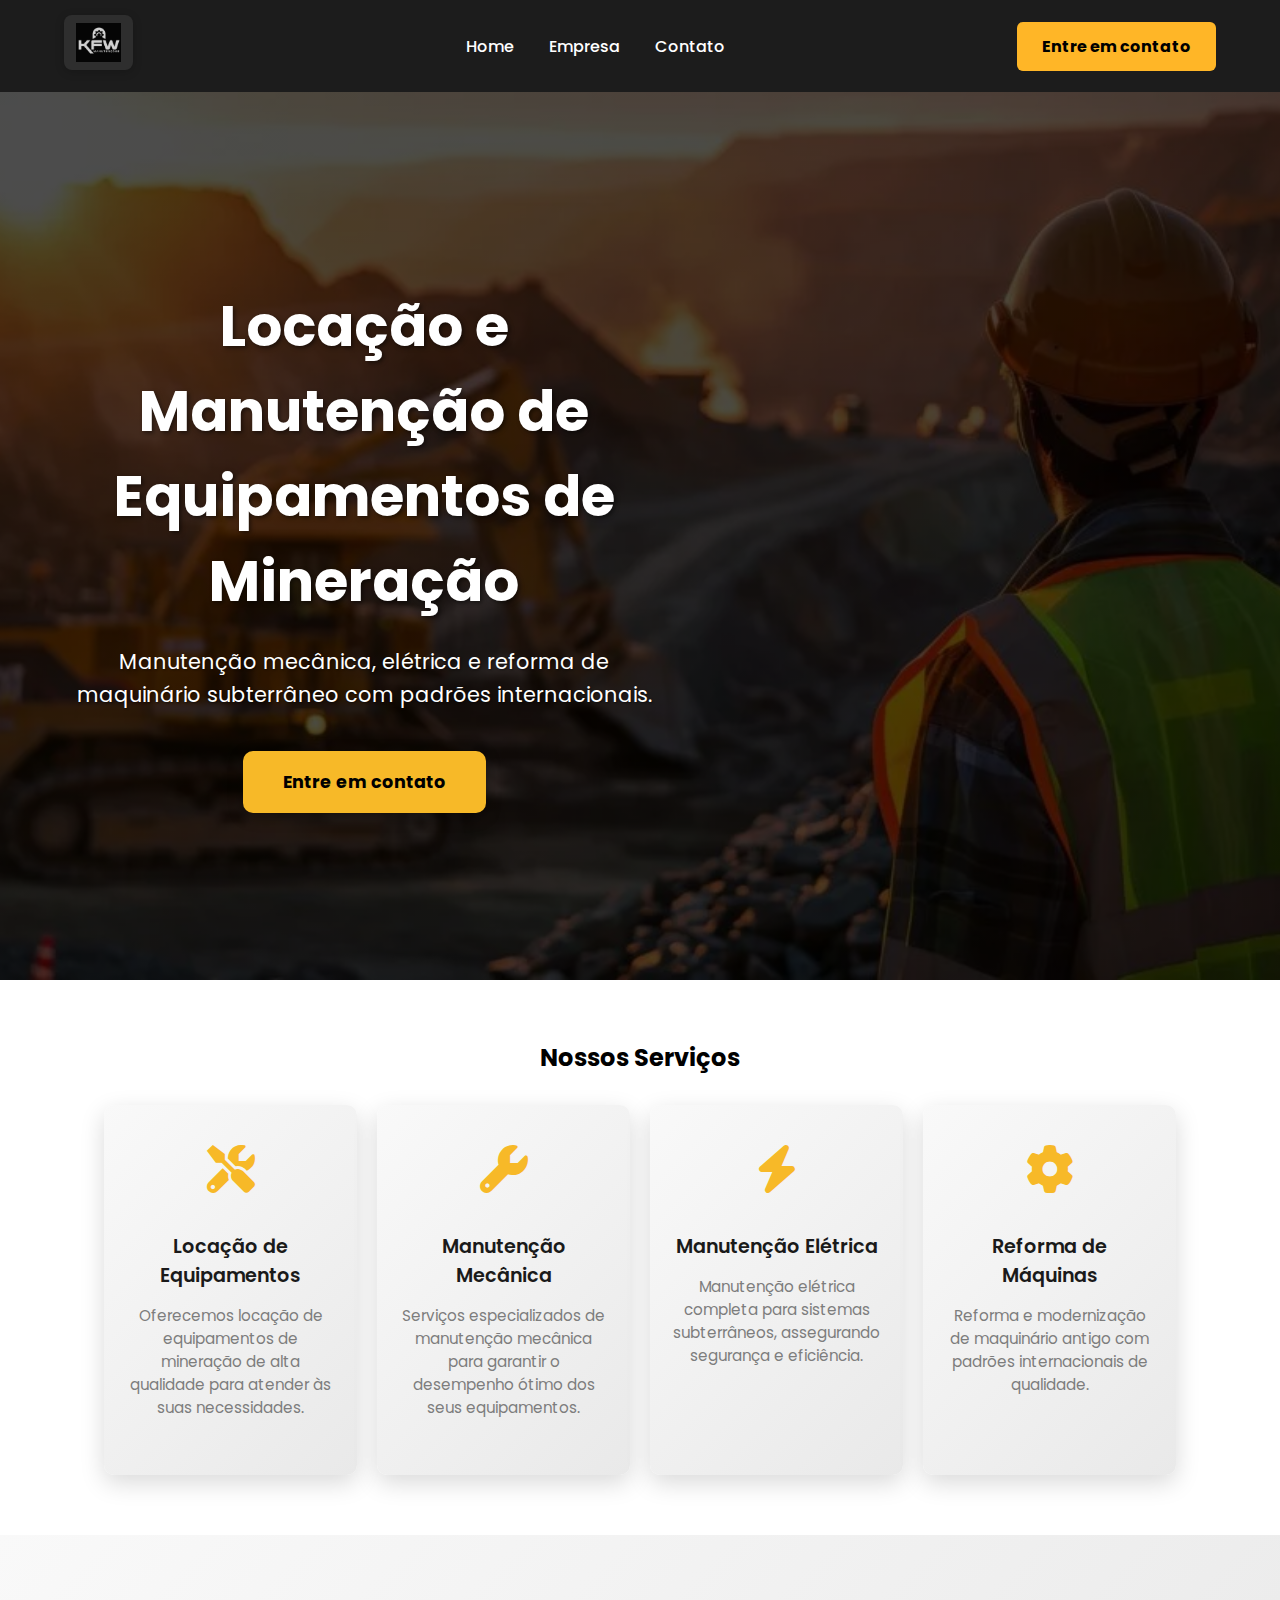
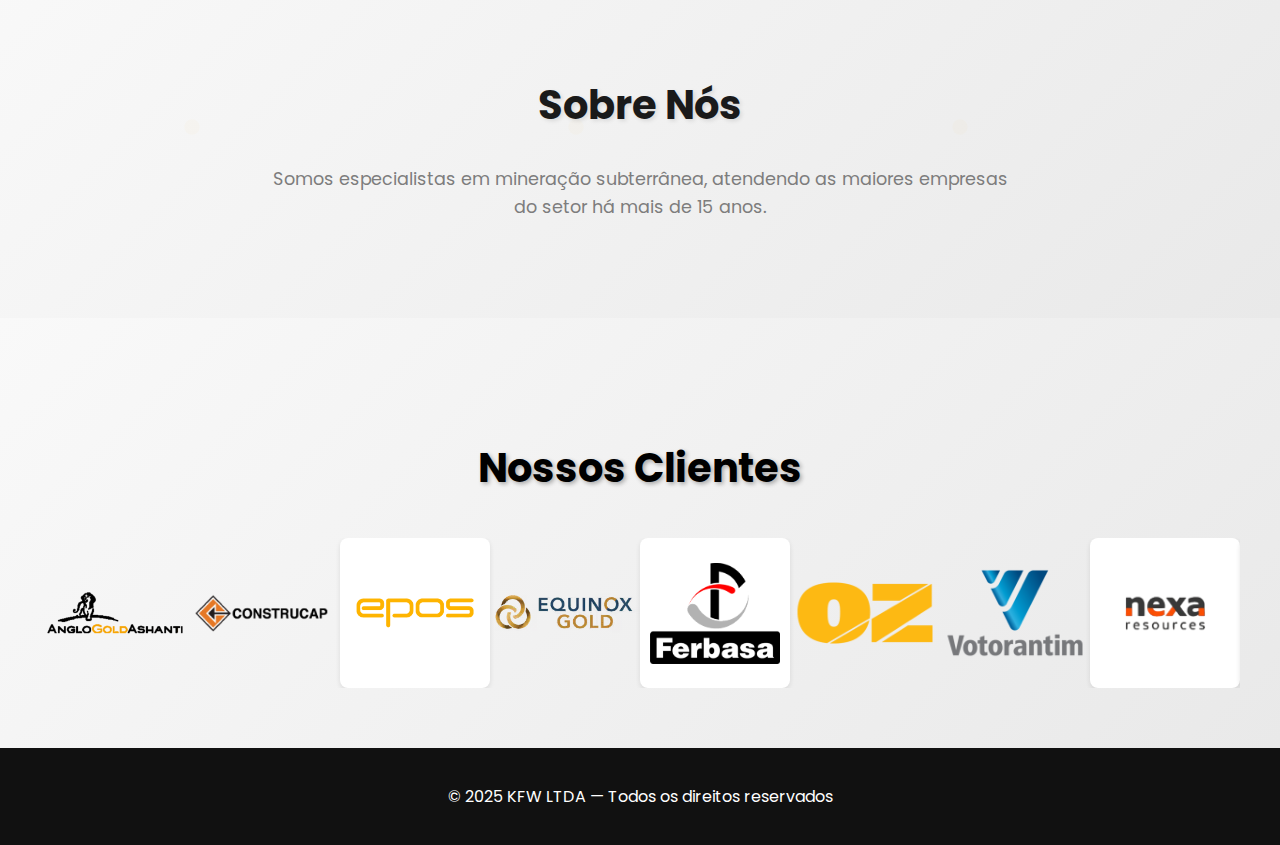
<file: index.html>
<!DOCTYPE html>
<html lang="pt-br">
<head>
    <meta charset="UTF-8">
    <meta name="viewport" content="width=device-width, initial-scale=1.0">
    <title>KFW LTDA - Locação e Manutenção de Equipamentos de Mineração</title>

    <!-- Fonte -->
    <link href="https://fonts.googleapis.com/css2?family=Poppins:wght@300;400;600;700&display=swap" rel="stylesheet">

    <!-- CSS -->
    <link rel="stylesheet" href="style.css">

    <!-- Font Awesome for icons -->
    <link rel="stylesheet" href="https://cdnjs.cloudflare.com/ajax/libs/font-awesome/6.0.0-beta3/css/all.min.css">

    <!-- JS -->
    <script src="script.js" defer></script>


</head>

<body>

<!-- ================== HEADER ================== -->
<header>
    <div class="container">
        <div class="logo">
            <img src="logos/logo1.jpeg" alt="Logo KFW LTDA" class="logo-transparent">
        </div>

        <nav>
            <ul>
                <li><a href="#hero">Home</a></li>
                <li><a href="#sobre">Empresa</a></li>
                <li><a href="Contato.html">Contato</a></li>
            </ul>
        </nav>

        <a href="Contato.html" class="btn-contato">Entre em contato</a>
    </div>
</header>

<section id="hero" class="hero">
    <div class="container">
        <div class="hero-content">
            <h1>Locação e Manutenção de Equipamentos de Mineração</h1>
            <p>Manutenção mecânica, elétrica e reforma de maquinário subterrâneo com padrões internacionais.</p>
            <a href="Contato.html#contato" class="btn-primary">Entre em contato</a>
        </div>
    </div>
</section>



<section id="servicos" class="services">
    <div class="container">
        <h2>Nossos Serviços</h2>
        <div class="servico-grid">
            <div class="card">
                <i class="fas fa-tools service-icon"></i>
                <h3>Locação de Equipamentos</h3>
                <p>Oferecemos locação de equipamentos de mineração de alta qualidade para atender às suas necessidades.</p>
            </div>
            <div class="card">
                <i class="fas fa-wrench service-icon"></i>
                <h3>Manutenção Mecânica</h3>
                <p>Serviços especializados de manutenção mecânica para garantir o desempenho ótimo dos seus equipamentos.</p>
            </div>
            <div class="card">
                <i class="fas fa-bolt service-icon"></i>
                <h3>Manutenção Elétrica</h3>
                <p>Manutenção elétrica completa para sistemas subterrâneos, assegurando segurança e eficiência.</p>
            </div>
            <div class="card">
                <i class="fas fa-cog service-icon"></i>
                <h3>Reforma de Máquinas</h3>
                <p>Reforma e modernização de maquinário antigo com padrões internacionais de qualidade.</p>
            </div>
        </div>
    </div>
</section>

<section id="sobre" class="sobre"> <!-- This section needs styling in style.css -->
    <div class="container">
        <h2>Sobre Nós</h2>
        <p>Somos especialistas em mineração subterrânea, atendendo as maiores empresas do setor há mais de 15 anos.</p>
    </div>
</section>

<section id="clientes" class="clientes">
    <div class="container">
        <h2>Nossos Clientes</h2>
    </div>

    <div class="clientes-container">
        <div class="clientes-slider">
            <div class="logos-track">
                <!-- Logos Originais -->
                <img src="logos/Anglo Gold.png" alt="Cliente Anglo Gold">
                <img src="logos/Construcap.png" alt="Cliente Construcap">
                <img src="logos/epos-logo-png_seeklogo-48396.png" alt="Cliente Epos" class="logo-com-fundo">
                <img src="logos/equinox.jfif" alt="Cliente Equinox">
                <img src="logos/FERBASA.png" alt="Cliente FERBASA" class="logo-com-fundo">
                <img src="logos/Logo OZ Minerals (BHP).png" alt="Cliente OZ Minerals (BHP)">
                <img src="logos/votorantim.png" alt="Cliente Votorantim">
                <img src="logos/Nexa.png" alt="Cliente Nexa" class="logo-com-fundo">
                <img src="logos/mineracao-caraiba.png" alt="Cliente Mineração Caraíba" class="logo-com-fundo">
                <!-- Logos Duplicados para o Loop -->
                <img src="logos/Anglo Gold.png" alt="Cliente Anglo Gold">
                <img src="logos/Construcap.png" alt="Cliente Construcap">
                <img src="logos/epos-logo-png_seeklogo-48396.png" alt="Cliente Epos" class="logo-com-fundo">
                <img src="logos/equinox.jfif" alt="Cliente Equinox">
                <img src="logos/FERBASA.png" alt="Cliente FERBASA" class="logo-com-fundo">
                <img src="logos/Logo OZ Minerals (BHP).png" alt="Cliente OZ Minerals (BHP)">
                <img src="logos/votorantim.png" alt="Cliente Votorantim">
                <img src="logos/Nexa.png" alt="Cliente Nexa" class="logo-com-fundo">
                <img src="logos/mineracao-caraiba.png" alt="Cliente Mineração Caraíba" class="logo-com-fundo">
            </div>
        </div>
    </div>
</section>

<footer>
    <div class="container">
        <p>© 2025 KFW LTDA — Todos os direitos reservados</p>
    </div>
</footer>

</body>
</html>
</file>
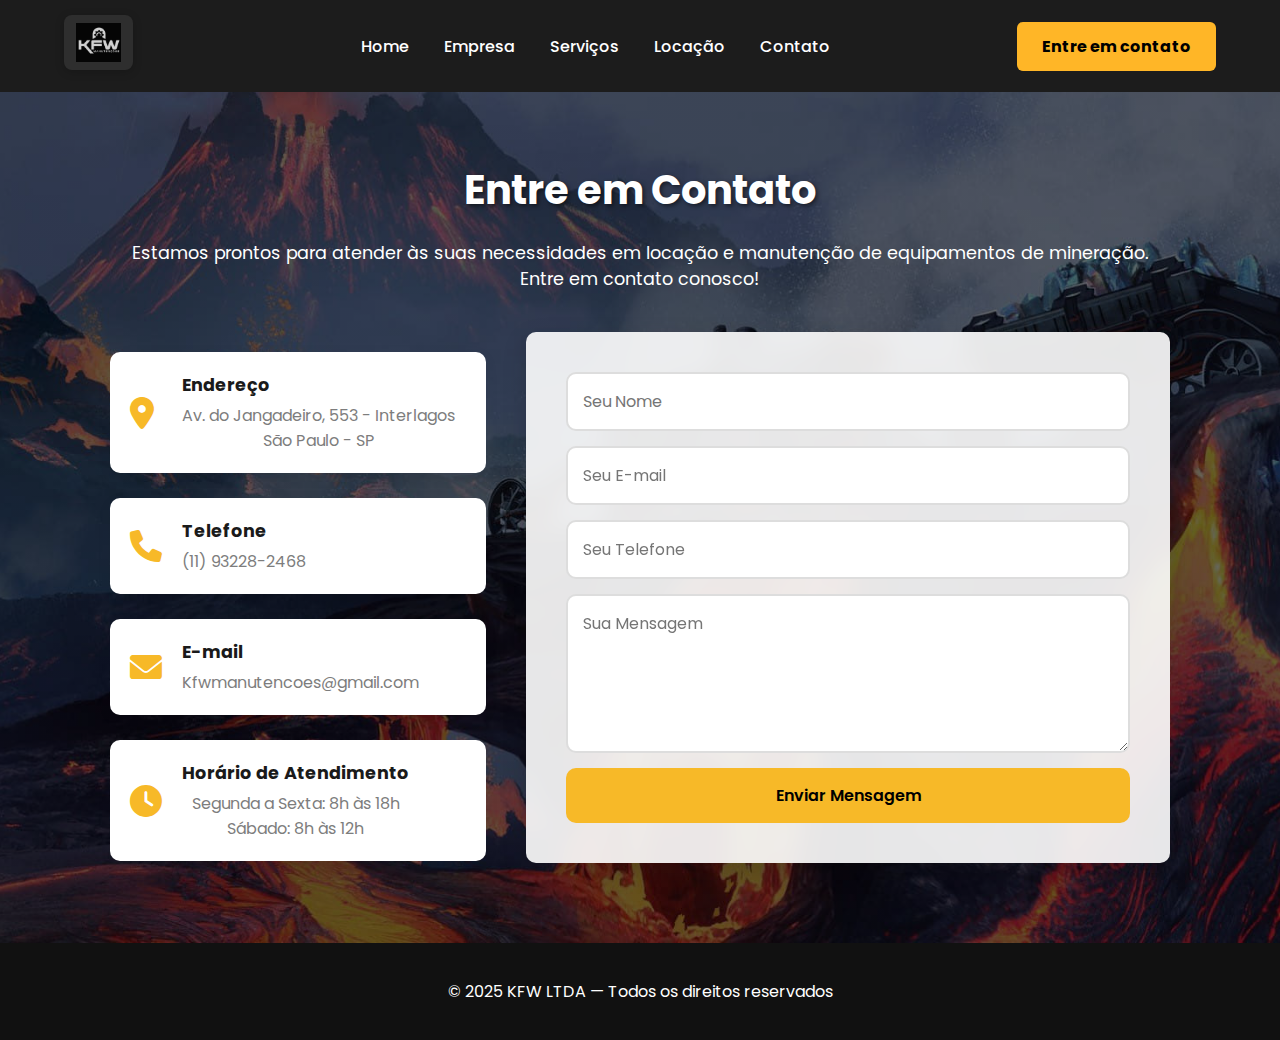
<file: Contato.html>
<!DOCTYPE html>
<html lang="pt-br">
<head>
    <meta charset="UTF-8">
    <meta name="viewport" content="width=device-width, initial-scale=1.0">
    <title>Contato - KFW LTDA</title>

    <!-- Fonte -->
    <link href="https://fonts.googleapis.com/css2?family=Poppins:wght@300;400;600;700&display=swap" rel="stylesheet">

    <!-- CSS -->
    <link rel="stylesheet" href="style.css">
    <link rel="stylesheet" href="Contato.css">

    <!-- Font Awesome for icons -->
    <link rel="stylesheet" href="https://cdnjs.cloudflare.com/ajax/libs/font-awesome/6.0.0-beta3/css/all.min.css">

    <!-- JS -->
    <script src="script.js" defer></script>
</head>

<body>

<!-- ================== HEADER ================== -->
<header>
    <div class="container">
        <div class="logo">
            <img src="logos/logo1.jpeg" alt="Logo KFW LTDA" class="logo-transparent">
        </div>

        <nav>
            <ul>
                <li><a href="index.html">Home</a></li>
                <li><a href="index.html#sobre">Empresa</a></li>
                <li><a href="index.html#servicos">Serviços</a></li>
                <li><a href="index.html#servicos">Locação</a></li>
                <li><a href="Contato.html">Contato</a></li>
            </ul>
        </nav>

        <a href="#contato" class="btn-contato">Entre em contato</a>
    </div>
</header>

<section id="contato" class="contact">
    <div class="container">
        <h2>Entre em Contato</h2>
        <p>Estamos prontos para atender às suas necessidades em locação e manutenção de equipamentos de mineração. Entre em contato conosco!</p>

        <div class="contact-content">
            <div class="contact-info">
                <div class="info-item">
                    <i class="fas fa-map-marker-alt"></i>
                    <div>
                        <h4>Endereço</h4>
                        <p>Av. do Jangadeiro, 553 - Interlagos<br>São Paulo - SP</p>
                    </div>
                </div>
                <div class="info-item">
                    <i class="fas fa-phone"></i>
                    <div>
                        <h4>Telefone</h4>
                        <p>(11) 93228-2468</p>
                    </div>
                </div>
                <div class="info-item">
                    <i class="fas fa-envelope"></i>
                    <div>
                        <h4>E-mail</h4>
                        <p>Kfwmanutencoes@gmail.com</p>
                    </div>
                </div>
                <div class="info-item">
                    <i class="fas fa-clock"></i>
                    <div>
                        <h4>Horário de Atendimento</h4>
                        <p>Segunda a Sexta: 8h às 18h<br>Sábado: 8h às 12h</p>
                    </div>
                </div>
            </div>

            <form action="#" method="post">
                <input type="text" name="nome" placeholder="Seu Nome" required>
                <input type="email" name="email" placeholder="Seu E-mail" required>
                <input type="tel" name="telefone" placeholder="Seu Telefone" required>
                <textarea name="mensagem" rows="5" placeholder="Sua Mensagem" required></textarea>
                <button type="submit">Enviar Mensagem</button>
            </form>
        </div>
    </div>
</section>

<footer>
    <div class="container">
        <p>© 2025 KFW LTDA — Todos os direitos reservados</p>
    </div>
</footer>

</body>
</html>
</file>
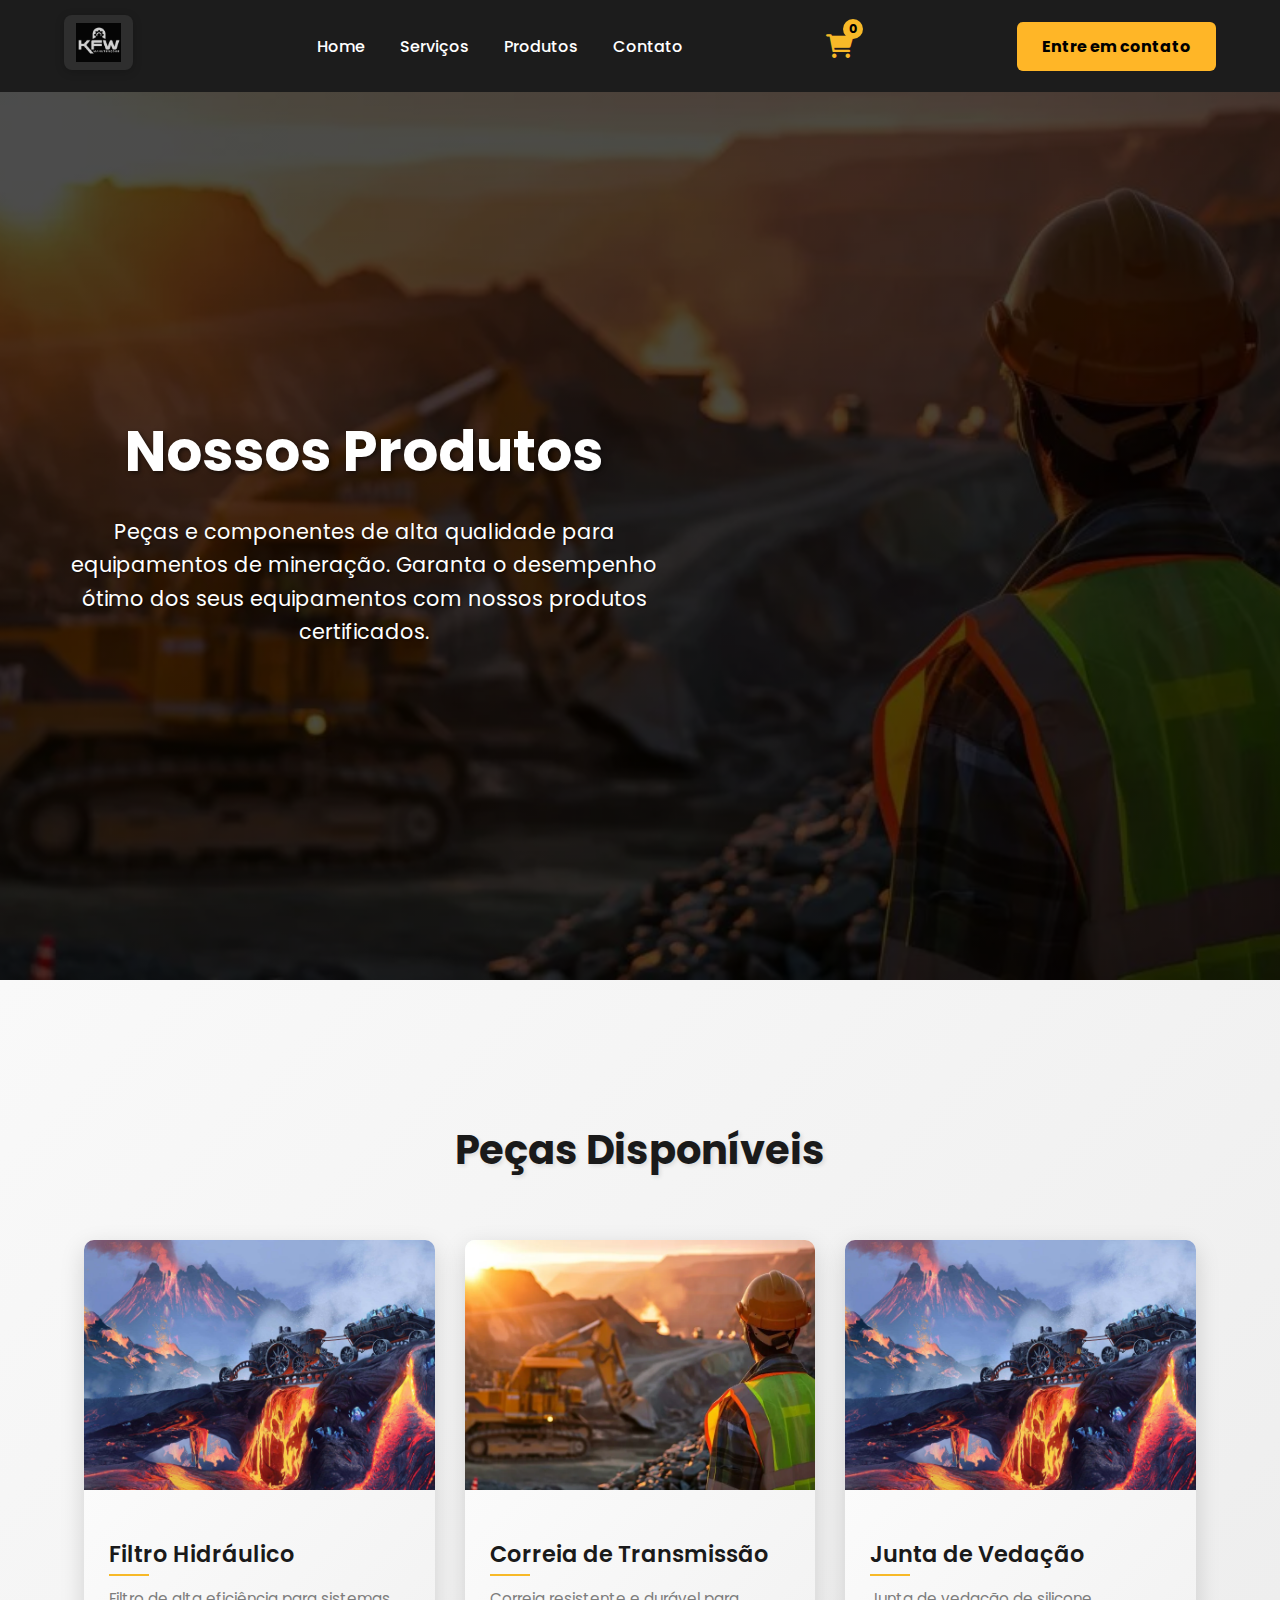
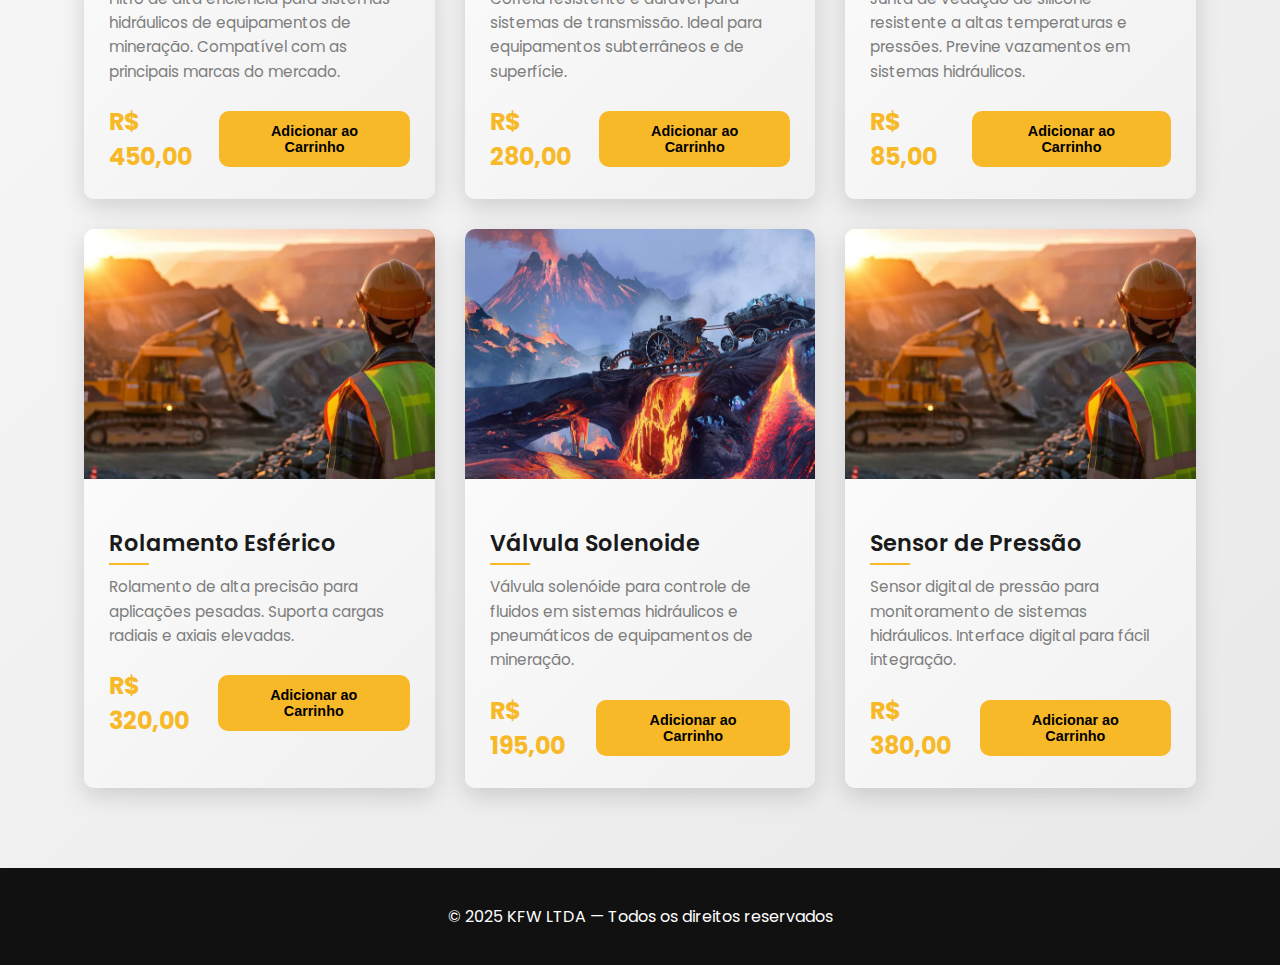
<file: Produtos.html>
<!DOCTYPE html>
<html lang="pt-br">
<head>
    <meta charset="UTF-8">
    <meta name="viewport" content="width=device-width, initial-scale=1.0">
    <title>Produtos - KFW LTDA</title>

    <!-- Fonte -->
    <link href="https://fonts.googleapis.com/css2?family=Poppins:wght@300;400;600;700&display=swap" rel="stylesheet">

    <!-- CSS -->
    <link rel="stylesheet" href="style.css">
    <link rel="stylesheet" href="Produtos.css">

    <!-- Font Awesome for icons -->
    <link rel="stylesheet" href="https://cdnjs.cloudflare.com/ajax/libs/font-awesome/6.0.0-beta3/css/all.min.css">

    <!-- JS -->
    <script src="script.js" defer></script>
</head>

<body>

<!-- ================== HEADER ================== -->
<header>
    <div class="container">
        <div class="logo">
            <img src="logos/logo1.jpeg" alt="Logo KFW LTDA" class="logo-transparent">
        </div>

        <nav>
            <ul>
                <li><a href="index.html">Home</a></li>
                <li><a href="Serviços.html">Serviços</a></li>
                <li><a href="#produtos">Produtos</a></li>
                <li><a href="Contato.html">Contato</a></li>
            </ul>
        </nav>

        <div class="cart-icon" id="cart-icon">
            <i class="fas fa-shopping-cart"></i>
            <span id="cart-count">0</span>
        </div>
        <a href="Contato.html" class="btn-contato">Entre em contato</a>
    </div>
</header>

<section id="hero" class="hero">
    <div class="container">
        <div class="hero-content">
            <h1>Nossos Produtos</h1>
            <p>Peças e componentes de alta qualidade para equipamentos de mineração. Garanta o desempenho ótimo dos seus equipamentos com nossos produtos certificados.</p>
        </div>
    </div>
</section>

<section id="produtos" class="produtos">
    <div class="container">
        <h2>Peças Disponíveis</h2>
        <div class="produtos-grid">
            <div class="produto-card">
                <div class="produto-imagem">
                    <img src="imagens/mining-1920-x-1080-background-a9jzbwbpvh9cqz74.jpg" alt="Filtro Hidráulico">
                </div>
                <div class="produto-info">
                    <h3>Filtro Hidráulico</h3>
                    <p>Filtro de alta eficiência para sistemas hidráulicos de equipamentos de mineração. Compatível com as principais marcas do mercado.</p>
                    <div class="produto-preco">
                        <span class="preco">R$ 450,00</span>
                        <button class="btn-comprar" data-name="Filtro Hidráulico" data-price="450.00">Adicionar ao Carrinho</button>
                    </div>
                </div>
            </div>

            <div class="produto-card">
                <div class="produto-imagem">
                    <img src="imagens/portrait-engineers-work-hours-job-site-1024x573.jpg.webp" alt="Correia de Transmissão">
                </div>
                <div class="produto-info">
                    <h3>Correia de Transmissão</h3>
                    <p>Correia resistente e durável para sistemas de transmissão. Ideal para equipamentos subterrâneos e de superfície.</p>
                    <div class="produto-preco">
                        <span class="preco">R$ 280,00</span>
                        <button class="btn-comprar" data-name="Correia de Transmissão" data-price="280.00">Adicionar ao Carrinho</button>
                    </div>
                </div>
            </div>

            <div class="produto-card">
                <div class="produto-imagem">
                    <img src="imagens/mining-1920-x-1080-background-a9jzbwbpvh9cqz74.jpg" alt="Junta de Vedação">
                </div>
                <div class="produto-info">
                    <h3>Junta de Vedação</h3>
                    <p>Junta de vedação de silicone resistente a altas temperaturas e pressões. Previne vazamentos em sistemas hidráulicos.</p>
                    <div class="produto-preco">
                        <span class="preco">R$ 85,00</span>
                        <button class="btn-comprar" data-name="Junta de Vedação" data-price="85.00">Adicionar ao Carrinho</button>
                    </div>
                </div>
            </div>

            <div class="produto-card">
                <div class="produto-imagem">
                    <img src="imagens/portrait-engineers-work-hours-job-site-1024x573.jpg.webp" alt="Rolamento Esférico">
                </div>
                <div class="produto-info">
                    <h3>Rolamento Esférico</h3>
                    <p>Rolamento de alta precisão para aplicações pesadas. Suporta cargas radiais e axiais elevadas.</p>
                    <div class="produto-preco">
                        <span class="preco">R$ 320,00</span>
                        <button class="btn-comprar" data-name="Rolamento Esférico" data-price="320.00">Adicionar ao Carrinho</button>
                    </div>
                </div>
            </div>

            <div class="produto-card">
                <div class="produto-imagem">
                    <img src="imagens/mining-1920-x-1080-background-a9jzbwbpvh9cqz74.jpg" alt="Válvula Solenoide">
                </div>
                <div class="produto-info">
                    <h3>Válvula Solenoide</h3>
                    <p>Válvula solenóide para controle de fluidos em sistemas hidráulicos e pneumáticos de equipamentos de mineração.</p>
                    <div class="produto-preco">
                        <span class="preco">R$ 195,00</span>
                        <button class="btn-comprar" data-name="Válvula Solenoide" data-price="195.00">Adicionar ao Carrinho</button>
                    </div>
                </div>
            </div>

            <div class="produto-card">
                <div class="produto-imagem">
                    <img src="imagens/portrait-engineers-work-hours-job-site-1024x573.jpg.webp" alt="Sensor de Pressão">
                </div>
                <div class="produto-info">
                    <h3>Sensor de Pressão</h3>
                    <p>Sensor digital de pressão para monitoramento de sistemas hidráulicos. Interface digital para fácil integração.</p>
                    <div class="produto-preco">
                        <span class="preco">R$ 380,00</span>
                        <button class="btn-comprar" data-name="Sensor de Pressão" data-price="380.00">Adicionar ao Carrinho</button>
                    </div>
                </div>
            </div>
        </div>
    </div>
</section>

<!-- Shopping Cart Modal -->
<div id="cart-modal" class="cart-modal">
    <div class="cart-modal-content">
        <span class="close-cart">&times;</span>
        <h2>Carrinho de Compras</h2>
        <div id="cart-items"></div>
        <div class="cart-total">
            <strong>Total: R$ <span id="cart-total">0.00</span></strong>
        </div>
        <div class="delivery-address">
            <label for="address-input">Endereço de Entrega:</label>
            <textarea id="address-input" placeholder="Digite seu endereço completo para entrega" required></textarea>
        </div>
        <button id="checkout-btn" class="btn-checkout">Finalizar Compra</button>
    </div>
</div>

<footer>
    <div class="container">
        <p>© 2025 KFW LTDA — Todos os direitos reservados</p>
    </div>
</footer>

</body>
</html>
</file>
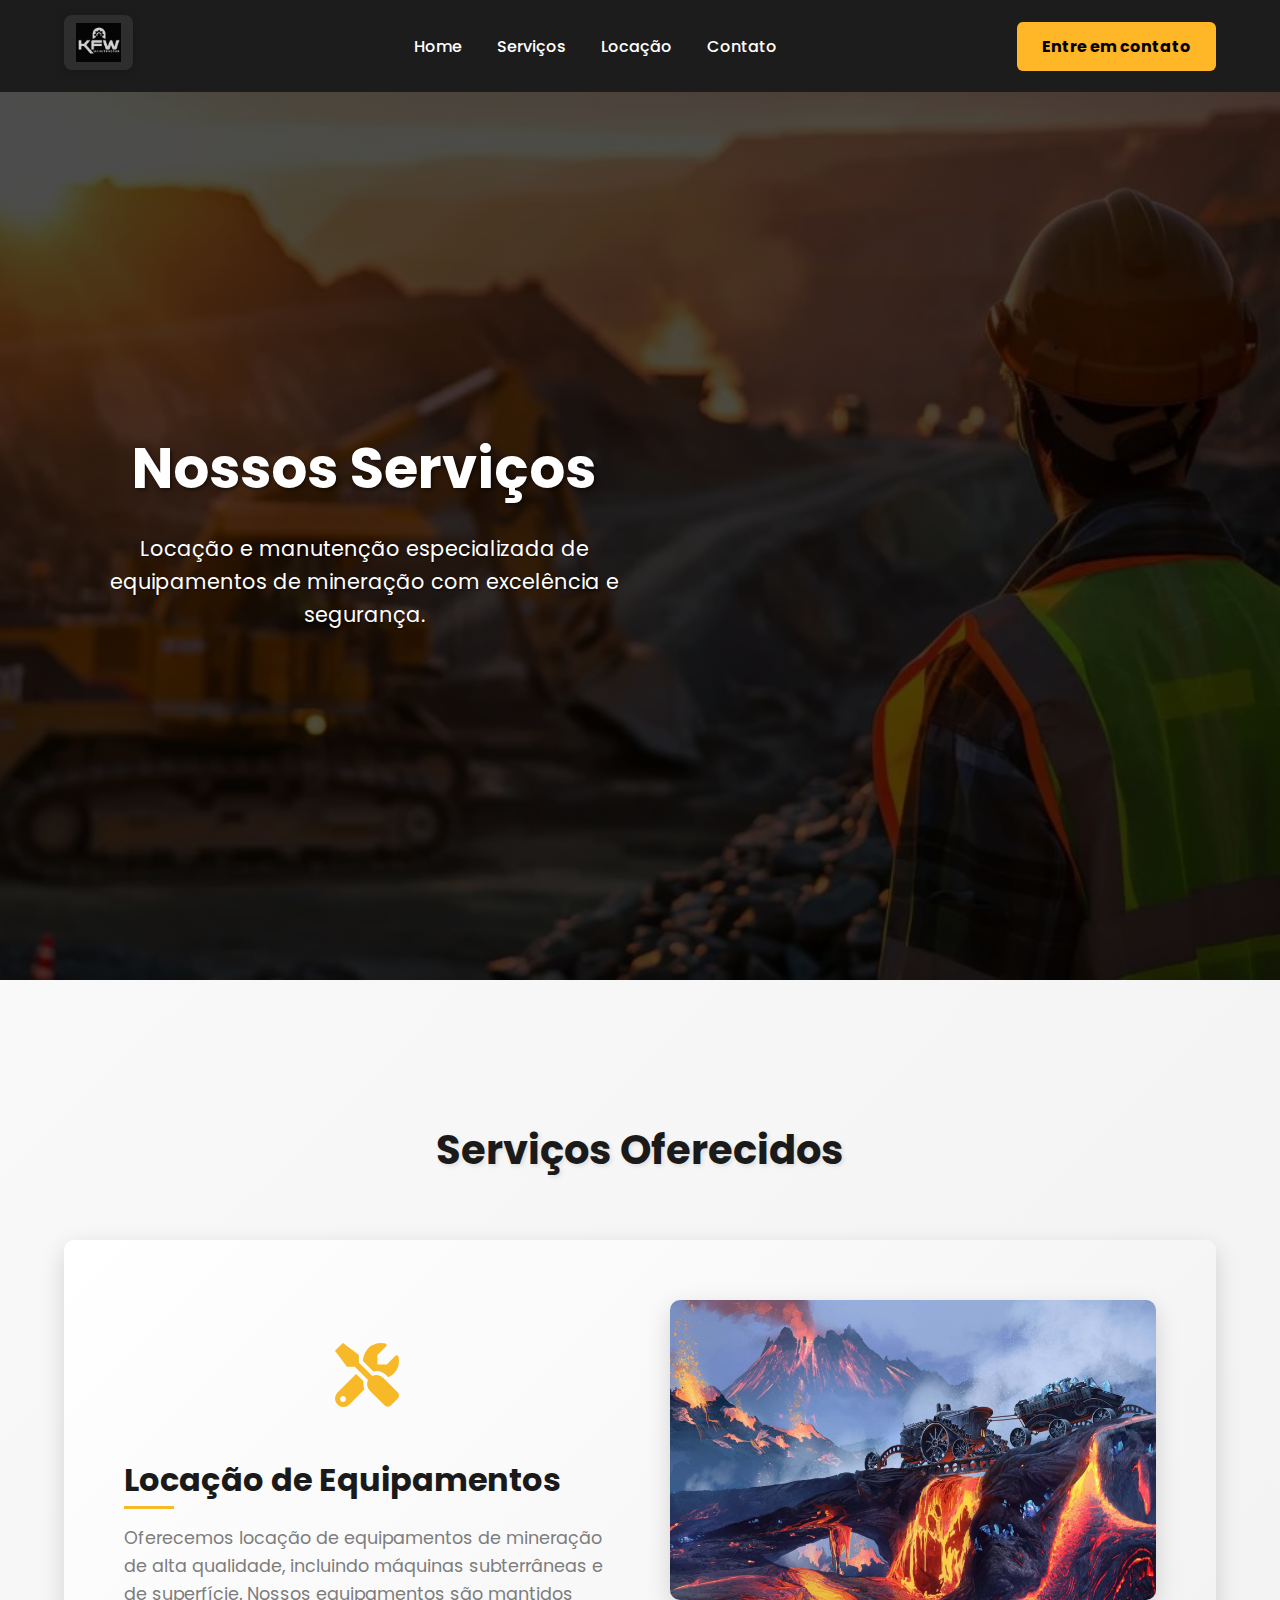
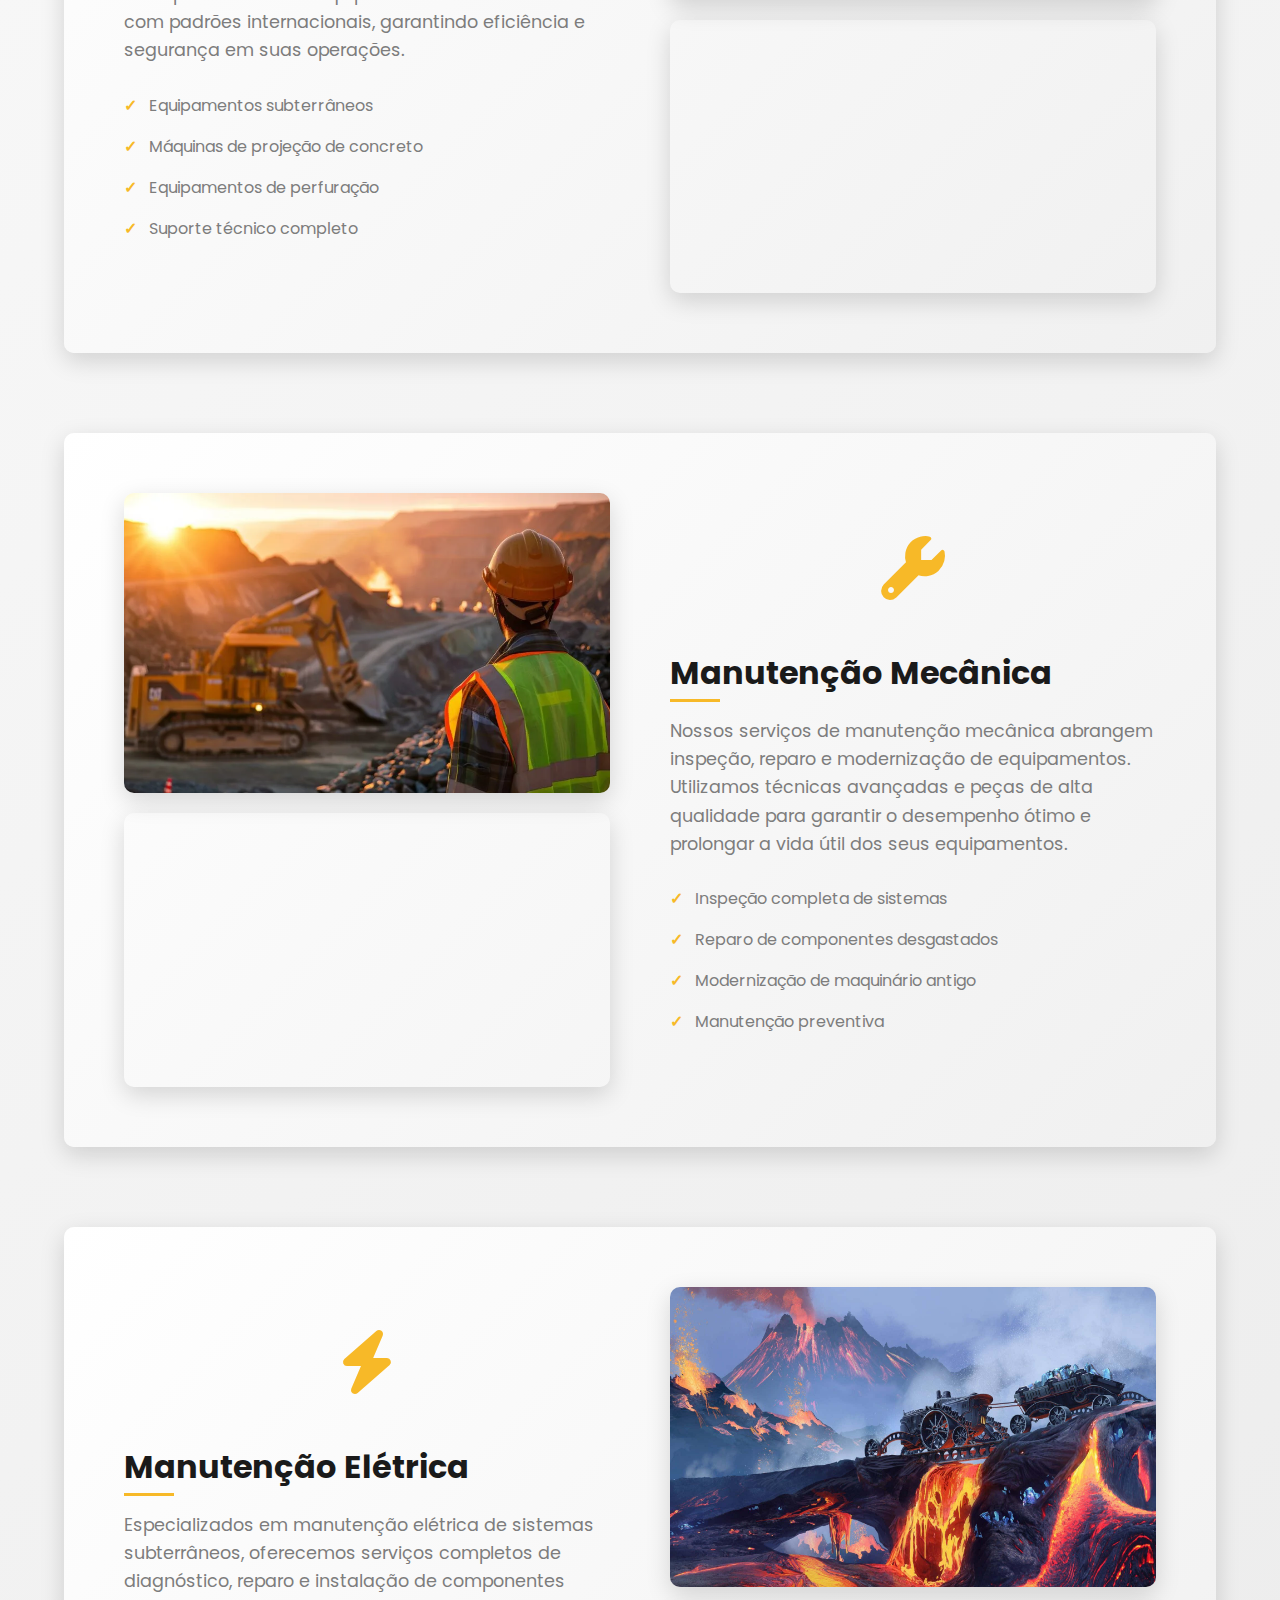
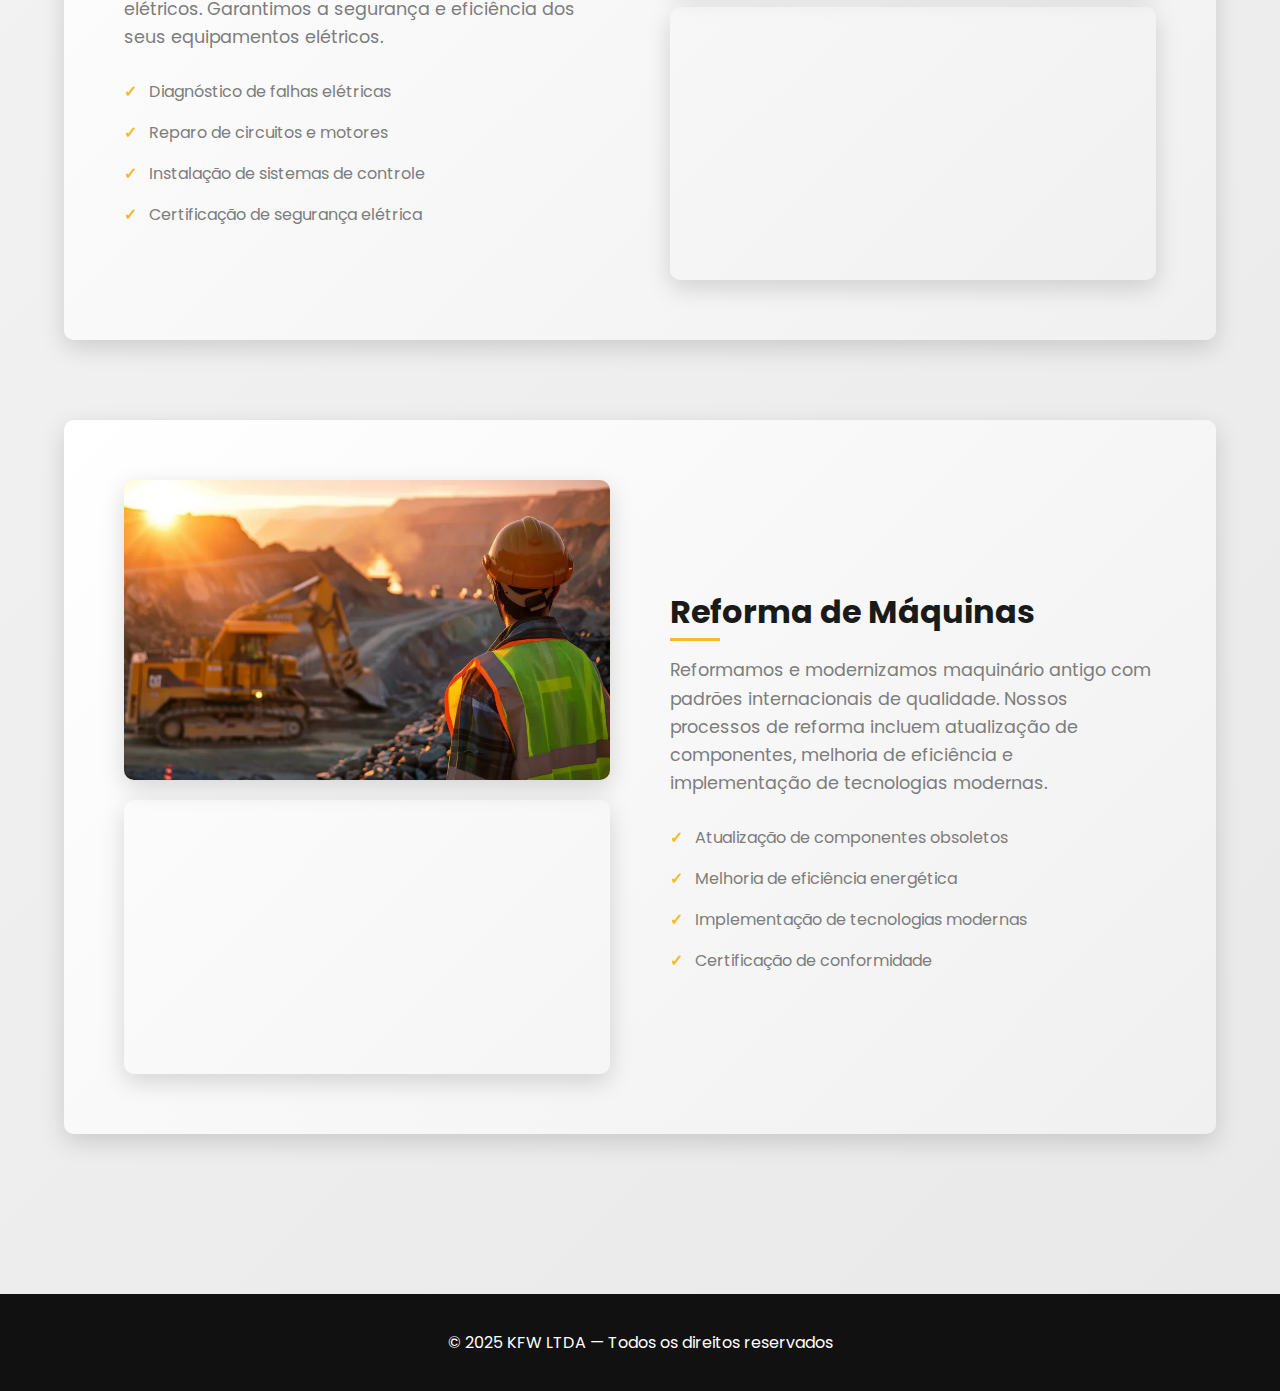
<file: Serviços.html>
<!DOCTYPE html>
<html lang="pt-br">
<head>
    <meta charset="UTF-8">
    <meta name="viewport" content="width=device-width, initial-scale=1.0">
    <title>Serviços - KFW LTDA</title>

    <!-- Fonte -->
    <link href="https://fonts.googleapis.com/css2?family=Poppins:wght@300;400;600;700&display=swap" rel="stylesheet">

    <!-- CSS -->
    <link rel="stylesheet" href="style.css">
    <link rel="stylesheet" href="Serviços.css">

    <!-- Font Awesome for icons -->
    <link rel="stylesheet" href="https://cdnjs.cloudflare.com/ajax/libs/font-awesome/6.0.0-beta3/css/all.min.css">

    <!-- JS -->
    <script src="script.js" defer></script>
</head>

<body>

<!-- ================== HEADER ================== -->
<header>
    <div class="container">
        <div class="logo">
            <img src="logos/logo1.jpeg" alt="Logo KFW LTDA" class="logo-transparent">
        </div>

        <nav>
            <ul>
                <li><a href="index.html">Home</a></li>
                <li><a href="#servicos">Serviços</a></li>
                <li><a href="#servicos">Locação</a></li>
                <li><a href="Contato.html">Contato</a></li>
            </ul>
        </nav>

        <a href="Contato.html" class="btn-contato">Entre em contato</a>
    </div>
</header>

<section id="hero" class="hero">
    <div class="container">
        <div class="hero-content">
            <h1>Nossos Serviços</h1>
            <p>Locação e manutenção especializada de equipamentos de mineração com excelência e segurança.</p>
        </div>
    </div>
</section>

<section id="servicos" class="servicos-detalhados">
    <div class="container">
        <h2>Serviços Oferecidos</h2>
        <div class="servico-detalhado">
            <div class="servico-content">
                <div class="service-icon-large">
                    <i class="fas fa-tools"></i>
                </div>
                <h3>Locação de Equipamentos</h3>
                <p>Oferecemos locação de equipamentos de mineração de alta qualidade, incluindo máquinas subterrâneas e de superfície. Nossos equipamentos são mantidos com padrões internacionais, garantindo eficiência e segurança em suas operações.</p>
                <ul>
                    <li>Equipamentos subterrâneos</li>
                    <li>Máquinas de projeção de concreto</li>
                    <li>Equipamentos de perfuração</li>
                    <li>Suporte técnico completo</li>
                </ul>
            </div>
            <div class="servico-media">
                <img src="imagens/mining-1920-x-1080-background-a9jzbwbpvh9cqz74.jpg" alt="Locação de Equipamentos">
                <div class="video-placeholder">
                    <iframe width="560" height="315" src="https://www.youtube.com/embed/dQw4w9WgXcQ" title="Vídeo de Locação de Equipamentos" frameborder="0" allow="accelerometer; autoplay; clipboard-write; encrypted-media; gyroscope; picture-in-picture" allowfullscreen></iframe>
                </div>
            </div>
        </div>

        <div class="servico-detalhado reverse">
            <div class="servico-content">
                <div class="service-icon-large">
                    <i class="fas fa-wrench"></i>
                </div>
                <h3>Manutenção Mecânica</h3>
                <p>Nossos serviços de manutenção mecânica abrangem inspeção, reparo e modernização de equipamentos. Utilizamos técnicas avançadas e peças de alta qualidade para garantir o desempenho ótimo e prolongar a vida útil dos seus equipamentos.</p>
                <ul>
                    <li>Inspeção completa de sistemas</li>
                    <li>Reparo de componentes desgastados</li>
                    <li>Modernização de maquinário antigo</li>
                    <li>Manutenção preventiva</li>
                </ul>
            </div>
            <div class="servico-media">
                <img src="imagens/portrait-engineers-work-hours-job-site-1024x573.jpg.webp" alt="Manutenção Mecânica">
                <div class="video-placeholder">
                    <iframe width="560" height="315" src="https://www.youtube.com/embed/dQw4w9WgXcQ" title="Vídeo de Manutenção Mecânica" frameborder="0" allow="accelerometer; autoplay; clipboard-write; encrypted-media; gyroscope; picture-in-picture" allowfullscreen></iframe>
                </div>
            </div>
        </div>

        <div class="servico-detalhado">
            <div class="servico-content">
                <div class="service-icon-large">
                    <i class="fas fa-bolt"></i>
                </div>
                <h3>Manutenção Elétrica</h3>
                <p>Especializados em manutenção elétrica de sistemas subterrâneos, oferecemos serviços completos de diagnóstico, reparo e instalação de componentes elétricos. Garantimos a segurança e eficiência dos seus equipamentos elétricos.</p>
                <ul>
                    <li>Diagnóstico de falhas elétricas</li>
                    <li>Reparo de circuitos e motores</li>
                    <li>Instalação de sistemas de controle</li>
                    <li>Certificação de segurança elétrica</li>
                </ul>
            </div>
            <div class="servico-media">
                <img src="imagens/mining-1920-x-1080-background-a9jzbwbpvh9cqz74.jpg" alt="Manutenção Elétrica">
                <div class="video-placeholder">
                    <iframe width="560" height="315" src="https://www.youtube.com/embed/dQw4w9WgXcQ" title="Vídeo de Manutenção Elétrica" frameborder="0" allow="accelerometer; autoplay; clipboard-write; encrypted-media; gyroscope; picture-in-picture" allowfullscreen></iframe>
                </div>
            </div>
        </div>

        <div class="servico-detalhado reverse">
            <div class="servico-content">
                <h3>Reforma de Máquinas</h3>
                <p>Reformamos e modernizamos maquinário antigo com padrões internacionais de qualidade. Nossos processos de reforma incluem atualização de componentes, melhoria de eficiência e implementação de tecnologias modernas.</p>
                <ul>
                    <li>Atualização de componentes obsoletos</li>
                    <li>Melhoria de eficiência energética</li>
                    <li>Implementação de tecnologias modernas</li>
                    <li>Certificação de conformidade</li>
                </ul>
            </div>
            <div class="servico-media">
                <img src="imagens/portrait-engineers-work-hours-job-site-1024x573.jpg.webp" alt="Reforma de Máquinas">
                <div class="video-placeholder">
                    <iframe width="560" height="315" src="https://www.youtube.com/embed/dQw4w9WgXcQ" title="Vídeo de Reforma de Máquinas" frameborder="0" allow="accelerometer; autoplay; clipboard-write; encrypted-media; gyroscope; picture-in-picture" allowfullscreen></iframe>
                </div>
            </div>
        </div>
    </div>
</section>

<footer>
    <div class="container">
        <p>© 2025 KFW LTDA — Todos os direitos reservados</p>
    </div>
</footer>

</body>
</html>
</file>
<file: style.css>
:root{
    --yellow: #F7B928;
    --yellow-dark: #DB9A1D;
    --black: #1A1A1A;
    --gray: #7D7D7D;
    --white: #FFF;

    --radius: 10px;
    --shadow: 0 8px 25px rgba(0,0,0,.15);
}

/* Keyframes for animations */
@keyframes fadeInUp {
    from {
        opacity: 0;
        transform: translateY(30px);
    }
    to {
        opacity: 1;
        transform: translateY(0);
    }
}

@keyframes scroll {
    0% {
        transform: translateX(0);
    }
    100% {
        transform: translateX(-50%); /* Move a faixa para a esquerda até o início da cópia */
    }
}

@keyframes bounceIn {
    0% {
        opacity: 0;
        transform: scale(0.3);
    }
    50% {
        opacity: 1;
        transform: scale(1.05);
    }
    70% {
        transform: scale(0.9);
    }
    100% {
        opacity: 1;
        transform: scale(1);
    }
}

@keyframes slideInLeft {
    from {
        opacity: 0;
        transform: translateX(-50px);
    }
    to {
        opacity: 1;
        transform: translateX(0);
    }
}

/* GLOBAL */
* {
    box-sizing: border-box;
}

body {
    margin: 0;
    font-family: 'Poppins', sans-serif;
}

.container {
    width: 90%;
    margin: auto;
}

h2{
    text-align:center;
    margin:60px 0 30px;
}

header {
    background: #1c1c1c;
    padding: 15px 0;
    position: fixed;
    width: 100%;
    top: 0;
    z-index: 1000;
}

header .container {
    display: flex;
    align-items: center;
    justify-content: space-between;
}

.logo img {
    height: 55px; /* ajuste conforme sua imagem */
}

.logo-transparent {
    opacity: 0.8; /* Slightly more visible */
    background: rgba(255, 255, 255, 0.1); /* Subtle background */
    padding: 8px 12px; /* Add padding for better spacing */
    border-radius: 8px; /* Rounded corners */
    box-shadow: 0 2px 10px rgba(0, 0, 0, 0.2); /* Soft shadow for depth */
    transition: all 0.3s ease; /* Smooth transitions */
}

.logo-transparent:hover {
    opacity: 1; /* Full opacity on hover */
    transform: scale(1.05); /* Slight zoom effect */
    box-shadow: 0 4px 20px rgba(0, 0, 0, 0.3); /* Enhanced shadow on hover */
}

nav ul {
    list-style: none;
    display: flex;
    gap: 35px;
}

nav ul li a {
    color: #fff;
    text-decoration: none;
    font-size: 16px;
    font-weight: 500;
    transition: 0.3s;
}

nav ul li a:hover {
    color: #f0b332;
}

.btn-contato {
    background: #ffb627;
    color: #000;
    padding: 12px 25px;
    border-radius: 6px;
    text-decoration: none;
    font-weight: bold;
    display: flex;
    align-items: center;
    gap: 8px;
    transition: 0.3s;
}

.btn-contato:hover {
    background: #e09d20;
}

/* HERO */
.hero {
    background:
        linear-gradient(rgba(0,0,0,.7),rgba(0,0,0,.7)),
        url('imagens/portrait-engineers-work-hours-job-site-1024x573.jpg.webp') no-repeat center/cover;
    min-height: 100vh;
    display: flex;
    align-items: center;
    justify-content: center;
    color: white;
    margin-top: 80px; /* Account for fixed header */
    animation: fadeInUp 1s ease-out;
    text-align: center;
}

.hero-content {
    max-width: 600px;
    animation: slideInLeft 1.2s ease-out 0.3s both;
}

.hero h1 {
    font-size: 3.5rem;
    font-weight: 700;
    margin-bottom: 20px;
    text-shadow: 2px 2px 4px rgba(0,0,0,0.5);
    animation: bounceIn 1.5s ease-out 0.5s both;
}

.hero p {
    font-size: 1.3rem;
    margin-bottom: 40px;
    text-shadow: 1px 1px 2px rgba(0,0,0,0.5);
    animation: fadeInUp 1s ease-out 0.7s both;
    line-height: 1.6;
}

.btn-primary {
    display: inline-block;
    padding: 18px 40px;
    background: var(--yellow);
    color: #000;
    font-weight: bold;
    border-radius: var(--radius);
    text-decoration: none;
    font-size: 1.1rem;
    transition: all 0.3s ease;
    box-shadow: 0 4px 15px rgba(0,0,0,0.3);
}

.btn-primary:hover {
    background: var(--yellow-dark);
    transform: translateY(-3px);
    box-shadow: 0 6px 20px rgba(0,0,0,0.4);
}

/* SERVICOS */
.servico-grid{
    display:grid;
    grid-template-columns:repeat(4,1fr);
    gap:20px;
    padding:0 40px 60px;
    animation: fadeInUp 1s ease-out 0.5s both;
}

.card{
    background: linear-gradient(135deg, #f9f9f9 0%, #e9e9e9 100%);
    padding:40px 20px;
    text-align:center;
    border-radius:var(--radius);
    box-shadow:var(--shadow);
    transition: all 0.3s ease;
    position: relative;
    overflow: hidden;
}

.service-icon {
    font-size: 3rem;
    color: var(--yellow);
    margin-bottom: 20px;
    transition: color 0.3s ease;
}

.card::before {
    content: '';
    position: absolute;
    top: 0;
    left: 0;
    right: 0;
    height: 4px;
    background: var(--yellow);
    transform: scaleX(0);
    transition: transform 0.3s ease;
}

.card:hover::before {
    transform: scaleX(1);
}

.card:hover {
    transform: translateY(-10px) scale(1.02);
    box-shadow: 0 20px 40px rgba(0,0,0,0.3);
    background: linear-gradient(135deg, #fff 0%, #f0f0f0 100%);
}

.card h3 {
    margin-bottom: 15px;
    color: var(--black);
    font-size: 1.2rem;
    font-weight: 600;
    position: relative;
    z-index: 1;
}

.card p {
    color: var(--gray);
    font-size: 0.95rem;
    line-height: 1.5;
    position: relative;
    z-index: 1;
}

/* ======= CLIENTES / CARROSSEL ======= */
.clientes {
    background: linear-gradient(135deg, #f9f9f9 0%, #e9e9e9 100%);
    padding: 60px 0;
}
/* ======= CLIENTES / CARROSSEL ======= */

.clientes .container h2 {
    text-align: center;
    color: #000;
    font-size: 2.5rem;
    font-weight: 700;
    margin-bottom: 40px;
    text-shadow: 2px 2px 4px rgba(0,0,0,0.3);
}

.clientes-container {
    max-width: 1200px;
    margin: auto;
    position: relative;
    display: flex;
    align-items: center;
    justify-content: center;
}

.clientes-slider {
    width: 100%;
    overflow: hidden; /* Esconde o que está fora da área visível */
}

.logos-track {
    display: flex;
    /* 9 logos originais + 9 duplicados = 18. 18 * (150px de largura + 80px de gap) */
    width: calc((150px + 80px) * 18);
    animation: scroll 40s linear infinite; /* Animação contínua */
}

.logos-track:hover {
    animation-play-state: paused; /* Pausa a animação ao passar o mouse */
}

.logos-track img {
    width: 150px;
    height: 150px;
    object-fit: contain;
    opacity: 1;
    transition: all 0.3s ease;
    filter: grayscale(0%);
}
.logos-track img:hover {
    opacity: 1;
    transform: scale(1.1);
    filter: grayscale(0%);
}

.logo-com-fundo {
    background: white;
    padding: 10px;
    border-radius: 8px;
    box-shadow: 0 2px 5px rgba(0,0,0,0.1);
}

/* SOBRE */
.sobre{
    padding:80px 0;
    background: linear-gradient(135deg, #f9f9f9 0%, #e9e9e9 100%);
    text-align:center;
    position: relative;
    overflow: hidden;
}

.sobre::before {
    content: '';
    position: absolute;
    top: 0;
    left: 0;
    right: 0;
    bottom: 0;
    background: url('data:image/svg+xml,<svg xmlns="http://www.w3.org/2000/svg" viewBox="0 0 100 100"><circle cx="50" cy="50" r="2" fill="%23F7B928" opacity="0.1"/></svg>') repeat;
    opacity: 0.3;
}

.sobre .container {
    max-width: 800px;
    margin: 0 auto;
    padding: 0 20px;
    position: relative;
    z-index: 1;
}

.sobre h2 {
    margin-bottom: 30px;
    color: var(--black);
    font-size: 2.5rem;
    font-weight: 700;
    text-shadow: 2px 2px 4px rgba(0,0,0,0.1);
    animation: fadeInUp 1s ease-out;
}

.sobre p {
    font-size: 1.1rem;
    line-height: 1.6;
    color: var(--gray);
    animation: fadeInUp 1s ease-out 0.3s both;
}

/* CONTATO */
.contact {
    padding: 80px 0;
    background:
        linear-gradient(rgba(0,0,0,.6),rgba(0,0,0,.6)),
        url('imagens/portrait-engineers-work-hours-job-site-1024x573.jpg.webp') no-repeat center/cover;
    position: relative;
    overflow: hidden;
}

.contact::before {
    content: '';
    position: absolute;
    top: 0;
    left: 0;
    right: 0;
    bottom: 0;
    background: url('data:image/svg+xml,<svg xmlns="http://www.w3.org/2000/svg" viewBox="0 0 100 100"><rect x="45" y="45" width="10" height="10" fill="%23F7B928" opacity="0.05"/></svg>') repeat;
    opacity: 0.2;
}

.contact .container {
    max-width: 1100px;
    margin: 0 auto;
    padding: 0 20px;
    position: relative;
    z-index: 1;
}

.contact h2 {
    margin-bottom: 20px;
    color: var(--black);
    font-size: 2.5rem;
    font-weight: 700;
    text-align: center;
    text-shadow: 2px 2px 4px rgba(0,0,0,0.1);
    animation: fadeInUp 1s ease-out;
}

.contact p {
    margin-bottom: 40px;
    font-size: 1.1rem;
    color: var(--gray);
    text-align: center;
    animation: fadeInUp 1s ease-out 0.3s both;
}

.contact-content {
    display: flex;
    gap: 40px;
    align-items: flex-start;
}

.contact-info {
    flex: 1;
    display: flex;
    flex-direction: column;
    gap: 25px;
    margin-top: 20px;
}

.info-item {
    display: flex;
    align-items: center;
    gap: 20px;
    background: #fff;
    padding: 20px;
    border-radius: var(--radius);
    box-shadow: 0 4px 15px rgba(0,0,0,0.05);
    transition: transform 0.3s ease, box-shadow 0.3s ease;
}

.info-item:hover {
    transform: translateY(-5px);
    box-shadow: 0 8px 20px rgba(0,0,0,0.1);
}

.info-item i {
    font-size: 2rem;
    min-width: 32px; /* Garante alinhamento dos ícones */
    color: var(--yellow);
}

.info-item h4 {
    margin: 0 0 5px;
    font-size: 1.1rem;
    color: var(--black);
}

.info-item p {
    margin: 0;
    color: var(--gray);
    font-size: 1rem;
    animation: none; /* Remove a animação herdada */
}

.contact form{
    flex: 1.5;
    display:flex;
    flex-direction:column;
    margin: 0;
    background: rgba(255,255,255,0.9);
    padding: 40px;
    border-radius: var(--radius);
    box-shadow: var(--shadow);
    backdrop-filter: blur(10px);
}

.contact input,
.contact textarea{
    margin-bottom:15px;
    padding:15px;
    border-radius:var(--radius);
    border:2px solid #ddd;
    font-family: 'Poppins', sans-serif;
    font-size: 1rem;
    transition: border-color 0.3s ease, box-shadow 0.3s ease;
}

.contact input:focus,
.contact textarea:focus {
    outline: none;
    border-color: var(--yellow);
    box-shadow: 0 0 10px rgba(247, 185, 40, 0.3);
}

.contact button {
    padding: 15px;
    background: var(--yellow);
    color: #000;
    border: none;
    border-radius: var(--radius);
    font-family: 'Poppins', sans-serif;
    font-size: 1rem;
    font-weight: 600;
    cursor: pointer;
    transition: background 0.3s ease, transform 0.3s ease;
}

.contact button:hover {
    background: var(--yellow-dark);
    transform: translateY(-2px);
}

footer {
    background:#111;
    color:white;
    text-align:center;
    padding:20px;
}

/* RESPONSIVE */
@media (max-width: 768px) {
    header {
        flex-direction: column;
        padding: 10px 20px;
    }

    header nav {
        margin-top: 10px;
        flex-wrap: wrap;
        justify-content: center;
    }

    header nav a {
        margin: 5px 10px;
    }

    .hero {
        min-height: 100vh;
        padding: 120px 20px 100px;
        margin-top: 60px;
    }

    .hero h1 {
        font-size: 2.5rem;
    }

    .hero p {
        font-size: 1.1rem;
    }

    .servico-grid {
        grid-template-columns: 1fr;
        gap: 20px;
    }

    .card {
        padding: 30px 15px;
    }

    .clientes-btn {
        display: none; /* Esconde as setas em telas menores */
    }

    .sobre, .contact {
        padding: 60px 0;
    }

    .sobre .container, .contact .container {
        padding: 0 15px;
    }

    .contact-content {
        flex-direction: column;
        gap: 40px;
    }

    .contact-info {
        margin-top: 0;
    }

    .contact form {
        max-width: 100%;
        width: 100%;
    }
}
</file>
<file: Contato.css>
/* Contato.css - Additional styles for the contact page */

/* Ensure the contact section has proper spacing and background */
.contact {
    padding: 100px 0 80px; /* Adjust top padding to account for fixed header */
    background:
        linear-gradient(rgba(0,0,0,.6),rgba(0,0,0,.6)),
        url('imagens/mining-1920-x-1080-background-a9jzbwbpvh9cqz74.jpg') no-repeat center/cover;
    position: relative;
    overflow: hidden;
}

.contact .container {
    max-width: 1100px;
    margin: 0 auto;
    padding: 0 20px;
    position: relative;
    z-index: 1;
}

.contact h2 {
    margin-bottom: 20px;
    color: #FFF;
    font-size: 2.5rem;
    font-weight: 700;
    text-align: center;
    text-shadow: 2px 2px 4px rgba(0,0,0,0.5);
    animation: fadeInUp 1s ease-out;
}

.contact p {
    margin-bottom: 40px;
    font-size: 1.1rem;
    color: #FFF;
    text-align: center;
    animation: fadeInUp 1s ease-out 0.3s both;
}

.contact-content {
    display: flex;
    gap: 40px;
    align-items: flex-start;
}

.contact-info {
    flex: 1;
    display: flex;
    flex-direction: column;
    gap: 25px;
    margin-top: 20px;
}

.info-item {
    display: flex;
    align-items: center;
    gap: 20px;
    background: #fff;
    padding: 20px;
    border-radius: 10px;
    box-shadow: 0 4px 15px rgba(0,0,0,0.05);
    transition: transform 0.3s ease, box-shadow 0.3s ease;
}

.info-item:hover {
    transform: translateY(-5px);
    box-shadow: 0 8px 20px rgba(0,0,0,0.1);
}

.info-item i {
    font-size: 2rem;
    min-width: 32px;
    color: #F7B928;
}

.info-item h4 {
    margin: 0 0 5px;
    font-size: 1.1rem;
    color: #1A1A1A;
}

.info-item p {
    margin: 0;
    color: #7D7D7D;
    font-size: 1rem;
}

.contact form {
    flex: 1.5;
    display: flex;
    flex-direction: column;
    margin: 0;
    background: rgba(255,255,255,0.9);
    padding: 40px;
    border-radius: 10px;
    box-shadow: 0 8px 25px rgba(0,0,0,.15);
    backdrop-filter: blur(10px);
}

.contact input,
.contact textarea {
    margin-bottom: 15px;
    padding: 15px;
    border-radius: 10px;
    border: 2px solid #ddd;
    font-family: 'Poppins', sans-serif;
    font-size: 1rem;
    transition: border-color 0.3s ease, box-shadow 0.3s ease;
}

.contact input:focus,
.contact textarea:focus {
    outline: none;
    border-color: #F7B928;
    box-shadow: 0 0 10px rgba(247, 185, 40, 0.3);
}

.contact button {
    padding: 15px;
    background: #F7B928;
    color: #000;
    border: none;
    border-radius: 10px;
    font-family: 'Poppins', sans-serif;
    font-size: 1rem;
    font-weight: 600;
    cursor: pointer;
    transition: background 0.3s ease, transform 0.3s ease;
}

.contact button:hover {
    background: #DB9A1D;
    transform: translateY(-2px);
}

/* Responsive adjustments */
@media (max-width: 768px) {
    .contact {
        padding: 80px 0 60px;
    }

    .contact-content {
        flex-direction: column;
        gap: 40px;
    }

    .contact-info {
        margin-top: 0;
    }

    .contact form {
        max-width: 100%;
        width: 100%;
    }
}
</file>
<file: Produtos.css>
/* Produtos Page Specific Styles */

.produtos {
    padding: 80px 0;
    background: linear-gradient(135deg, #f9f9f9 0%, #e9e9e9 100%);
}

.produtos .container h2 {
    text-align: center;
    color: var(--black);
    font-size: 2.5rem;
    font-weight: 700;
    margin-bottom: 60px;
    text-shadow: 2px 2px 4px rgba(0,0,0,0.1);
    animation: fadeInUp 1s ease-out;
}

.produtos-grid {
    display: grid;
    grid-template-columns: repeat(auto-fit, minmax(350px, 1fr));
    gap: 30px;
    padding: 0 20px;
}

.produto-card {
    background: linear-gradient(135deg, #fff 0%, #f0f0f0 100%);
    border-radius: var(--radius);
    box-shadow: var(--shadow);
    overflow: hidden;
    transition: all 0.3s ease;
    position: relative;
}

.produto-card::before {
    content: '';
    position: absolute;
    top: 0;
    left: 0;
    right: 0;
    height: 4px;
    background: var(--yellow);
    transform: scaleX(0);
    transition: transform 0.3s ease;
}

.produto-card:hover::before {
    transform: scaleX(1);
}

.produto-card:hover {
    transform: translateY(-10px) scale(1.02);
    box-shadow: 0 20px 40px rgba(0,0,0,0.3);
}

.produto-imagem {
    width: 100%;
    height: 250px;
    overflow: hidden;
    position: relative;
}

.produto-imagem img {
    width: 100%;
    height: 100%;
    object-fit: cover;
    transition: transform 0.3s ease;
}

.produto-card:hover .produto-imagem img {
    transform: scale(1.1);
}

.produto-info {
    padding: 25px;
}

.produto-info h3 {
    color: var(--black);
    font-size: 1.4rem;
    font-weight: 600;
    margin-bottom: 15px;
    position: relative;
}

.produto-info h3::after {
    content: '';
    position: absolute;
    bottom: -5px;
    left: 0;
    width: 40px;
    height: 2px;
    background: var(--yellow);
}

.produto-info p {
    color: var(--gray);
    font-size: 0.95rem;
    line-height: 1.6;
    margin-bottom: 20px;
}

.produto-preco {
    display: flex;
    justify-content: space-between;
    align-items: center;
}

.preco {
    font-size: 1.5rem;
    font-weight: 700;
    color: var(--yellow);
}

.btn-comprar {
    background: var(--yellow);
    color: #000;
    border: none;
    padding: 12px 25px;
    border-radius: var(--radius);
    font-weight: 600;
    cursor: pointer;
    transition: all 0.3s ease;
    font-size: 0.9rem;
}

.btn-comprar:hover {
    background: var(--yellow-dark);
    transform: translateY(-2px);
    box-shadow: 0 5px 15px rgba(0,0,0,0.2);
}

/* Shopping Cart Styles */
.cart-icon {
    position: relative;
    cursor: pointer;
    margin-right: 20px;
    font-size: 1.5rem;
    color: var(--yellow);
}

.cart-icon #cart-count {
    position: absolute;
    top: -10px;
    right: -10px;
    background: var(--yellow);
    color: #000;
    border-radius: 50%;
    width: 20px;
    height: 20px;
    display: flex;
    align-items: center;
    justify-content: center;
    font-size: 0.8rem;
    font-weight: bold;
}

.cart-modal {
    display: none;
    position: fixed;
    z-index: 1000;
    left: 0;
    top: 0;
    width: 100%;
    height: 100%;
    background-color: rgba(0,0,0,0.5);
}

.cart-modal-content {
    background-color: #fff;
    margin: 15% auto;
    padding: 20px;
    border: 1px solid #888;
    width: 80%;
    max-width: 500px;
    border-radius: var(--radius);
    position: relative;
}

.close-cart {
    color: #aaa;
    float: right;
    font-size: 28px;
    font-weight: bold;
    cursor: pointer;
}

.close-cart:hover {
    color: #000;
}

.cart-item {
    display: flex;
    justify-content: space-between;
    align-items: center;
    padding: 10px 0;
    border-bottom: 1px solid #eee;
}

.cart-item span {
    flex: 1;
}

.remove-item {
    background: #f44336;
    color: white;
    border: none;
    padding: 5px 10px;
    cursor: pointer;
    border-radius: 4px;
}

.remove-item:hover {
    background: #d32f2f;
}

.cart-total {
    margin-top: 20px;
    text-align: right;
    font-size: 1.2rem;
}

.btn-checkout {
    background: var(--yellow);
    color: #000;
    border: none;
    padding: 12px 25px;
    border-radius: var(--radius);
    font-weight: 600;
    cursor: pointer;
    width: 100%;
    margin-top: 20px;
}

.btn-checkout:hover {
    background: var(--yellow-dark);
}

.delivery-address {
    margin-top: 20px;
}

.delivery-address label {
    display: block;
    margin-bottom: 8px;
    font-weight: 600;
    color: var(--black);
}

.delivery-address textarea {
    width: 100%;
    padding: 12px;
    border: 1px solid #ddd;
    border-radius: var(--radius);
    font-family: inherit;
    font-size: 0.9rem;
    resize: vertical;
    min-height: 80px;
    box-sizing: border-box;
}

.delivery-address textarea:focus {
    outline: none;
    border-color: var(--yellow);
    box-shadow: 0 0 0 2px rgba(255, 193, 7, 0.2);
}

/* RESPONSIVE */
@media (max-width: 768px) {
    .produtos {
        padding: 60px 0;
    }

    .produtos-grid {
        grid-template-columns: 1fr;
        gap: 20px;
        padding: 0 10px;
    }

    .produto-card {
        max-width: 100%;
    }

    .produto-info {
        padding: 20px;
    }

    .produto-info h3 {
        font-size: 1.2rem;
    }

    .preco {
        font-size: 1.3rem;
    }

    .btn-comprar {
        padding: 10px 20px;
        font-size: 0.8rem;
    }

    .cart-modal-content {
        width: 90%;
        margin: 20% auto;
    }
}
</file>
<file: Serviços.css>
/* Serviços Page Specific Styles */

.servicos-detalhados {
    padding: 80px 0;
    background: linear-gradient(135deg, #f9f9f9 0%, #e9e9e9 100%);
}

.servicos-detalhados .container h2 {
    text-align: center;
    color: var(--black);
    font-size: 2.5rem;
    font-weight: 700;
    margin-bottom: 60px;
    text-shadow: 2px 2px 4px rgba(0,0,0,0.1);
    animation: fadeInUp 1s ease-out;
}

.servico-detalhado {
    display: flex;
    align-items: center;
    gap: 60px;
    margin-bottom: 80px;
    background: linear-gradient(135deg, #fff 0%, #f0f0f0 100%);
    padding: 60px;
    border-radius: var(--radius);
    box-shadow: var(--shadow);
    transition: all 0.3s ease;
    position: relative;
    overflow: hidden;
}

.servico-detalhado::before {
    content: '';
    position: absolute;
    top: 0;
    left: 0;
    right: 0;
    height: 4px;
    background: var(--yellow);
    transform: scaleX(0);
    transition: transform 0.3s ease;
}

.servico-detalhado:hover::before {
    transform: scaleX(1);
}

.servico-detalhado:hover {
    transform: translateY(-10px) scale(1.02);
    box-shadow: 0 20px 40px rgba(0,0,0,0.3);
}

.servico-detalhado.reverse {
    flex-direction: row-reverse;
}

.servico-content {
    flex: 1;
    position: relative;
    z-index: 1;
}

.service-icon-large {
    font-size: 4rem;
    color: var(--yellow);
    margin-bottom: 20px;
    text-align: center;
    transition: color 0.3s ease, transform 0.3s ease;
}

.service-icon-large:hover {
    color: var(--yellow-dark);
    transform: scale(1.1);
}

.servico-content h3 {
    color: var(--black);
    font-size: 2rem;
    font-weight: 700;
    margin-bottom: 20px;
    position: relative;
}

.servico-content h3::after {
    content: '';
    position: absolute;
    bottom: -5px;
    left: 0;
    width: 50px;
    height: 3px;
    background: var(--yellow);
}

.servico-content p {
    font-size: 1.1rem;
    line-height: 1.6;
    color: var(--gray);
    margin-bottom: 20px;
}

.servico-content ul {
    list-style: none;
    padding: 0;
}

.servico-content ul li {
    padding: 8px 0;
    position: relative;
    padding-left: 25px;
    color: var(--gray);
    font-size: 1rem;
}

.servico-content ul li::before {
    content: '✓';
    position: absolute;
    left: 0;
    color: var(--yellow);
    font-weight: bold;
}

.servico-media {
    flex: 1;
    display: flex;
    flex-direction: column;
    gap: 20px;
    position: relative;
    z-index: 1;
}

.servico-media img {
    width: 100%;
    height: 300px;
    object-fit: cover;
    border-radius: var(--radius);
    box-shadow: var(--shadow);
    transition: transform 0.3s ease;
}

.servico-media img:hover {
    transform: scale(1.05);
}

.video-placeholder {
    position: relative;
    padding-bottom: 56.25%; /* 16:9 aspect ratio */
    height: 0;
    overflow: hidden;
    border-radius: var(--radius);
    box-shadow: var(--shadow);
}

.video-placeholder iframe {
    position: absolute;
    top: 0;
    left: 0;
    width: 100%;
    height: 100%;
    border: none;
    border-radius: var(--radius);
}

/* RESPONSIVE */
@media (max-width: 768px) {
    .servicos-detalhados {
        padding: 60px 0;
    }

    .servico-detalhado {
        flex-direction: column;
        gap: 40px;
        padding: 40px 20px;
        margin-bottom: 60px;
    }

    .servico-detalhado.reverse {
        flex-direction: column;
    }

    .servico-content h3 {
        font-size: 1.8rem;
    }

    .servico-media img {
        height: 200px;
    }
}
</file>
